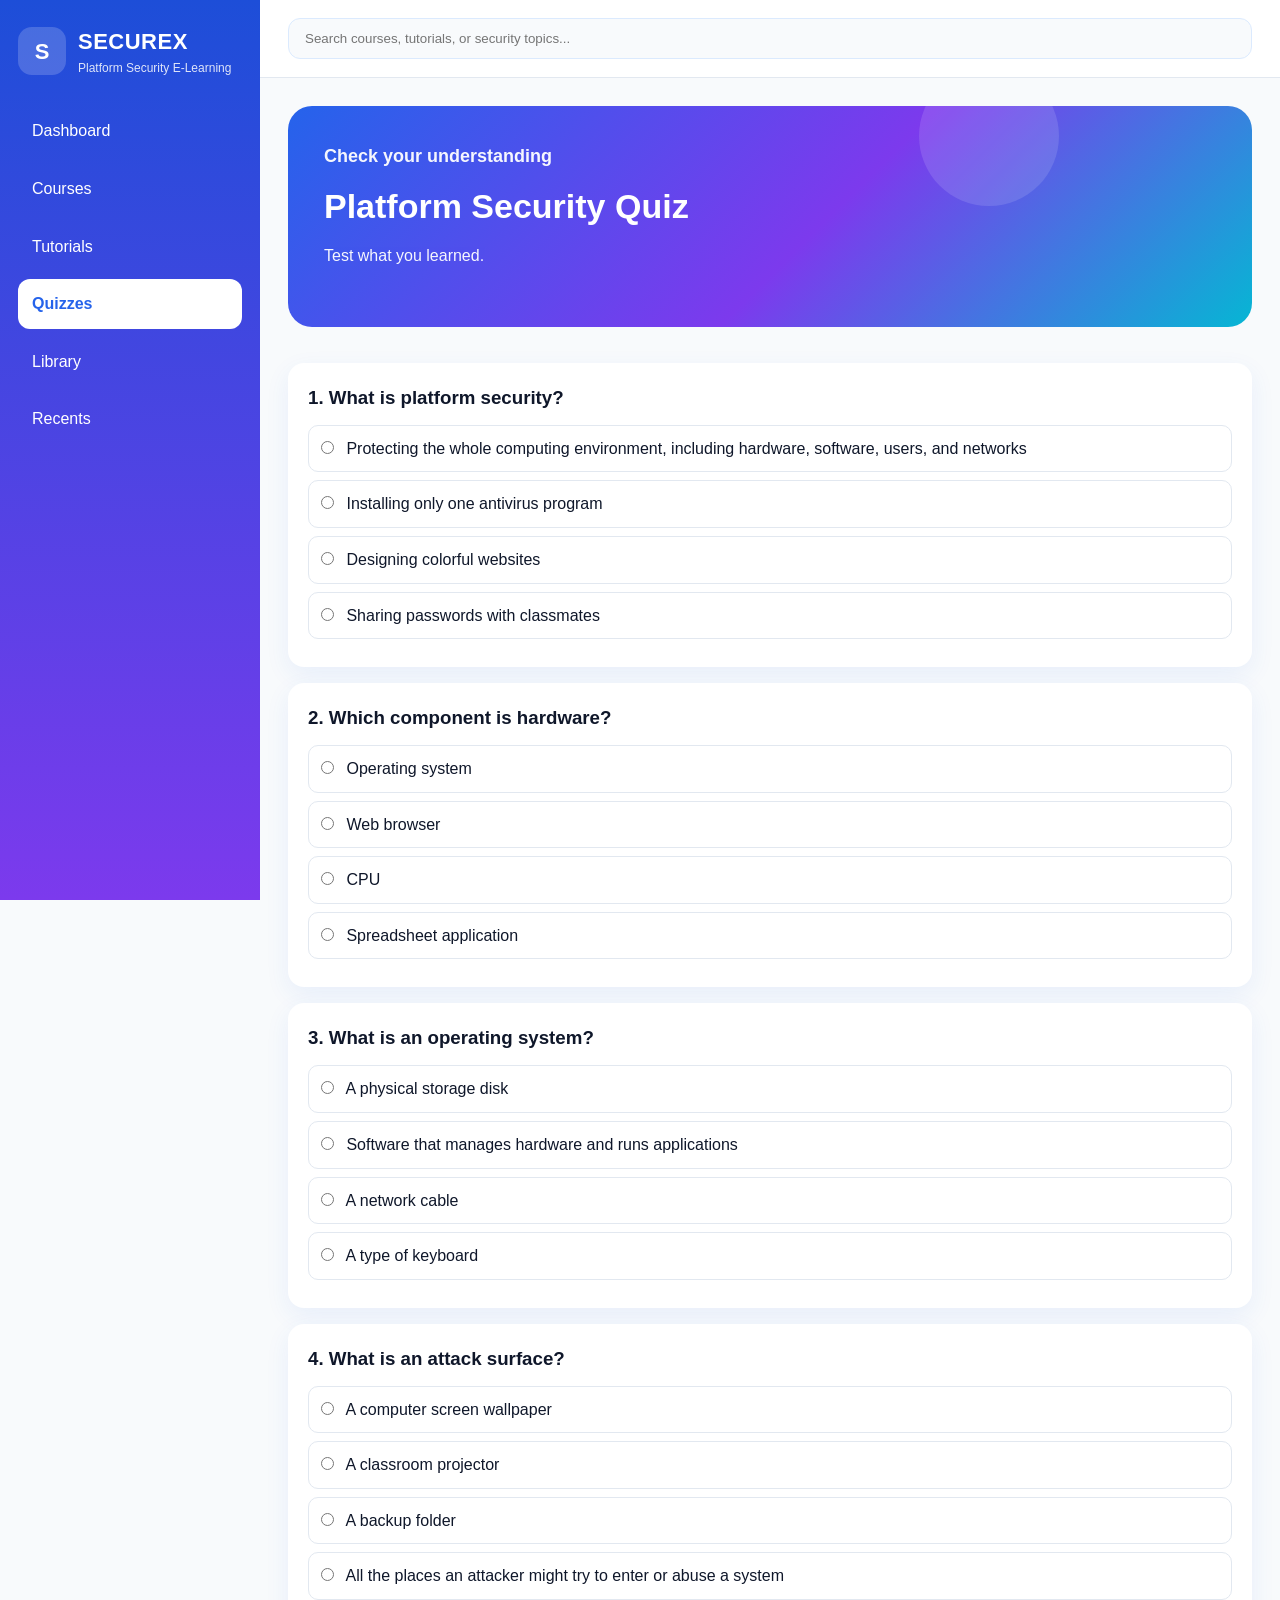
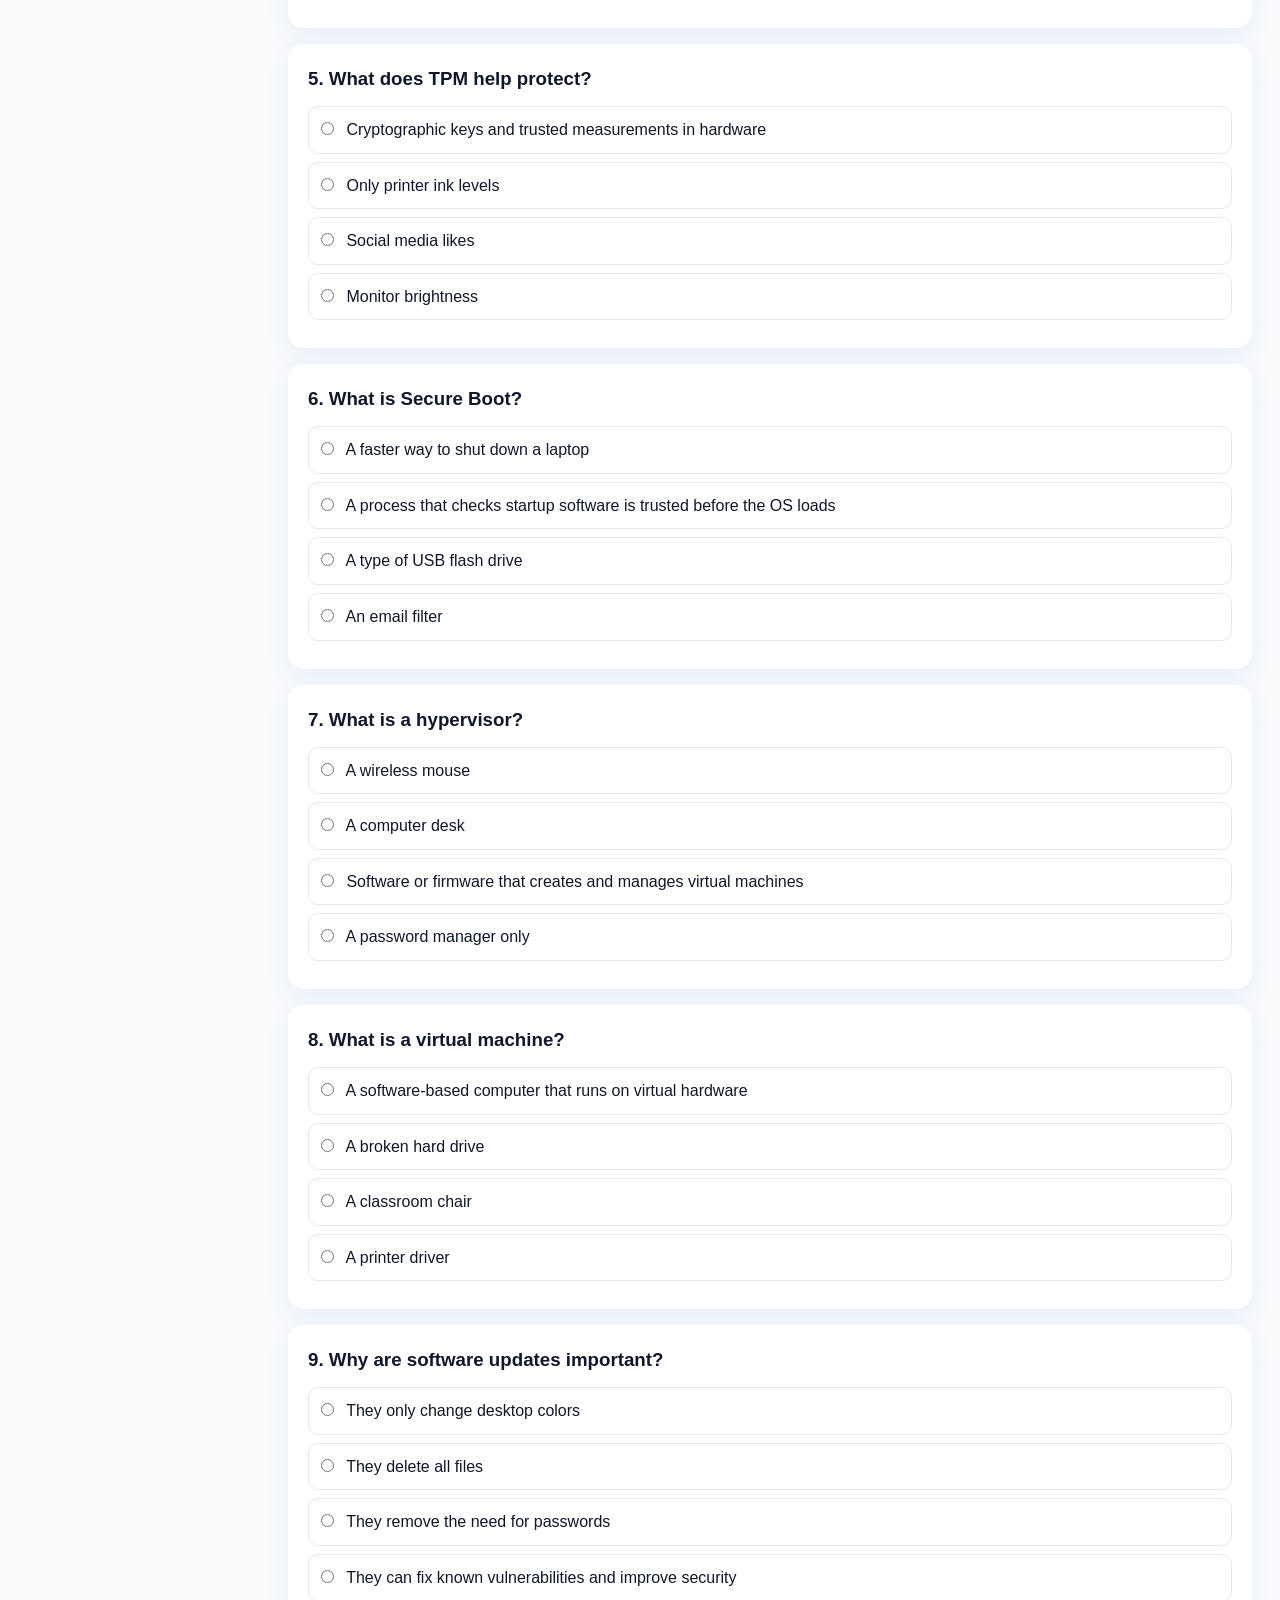
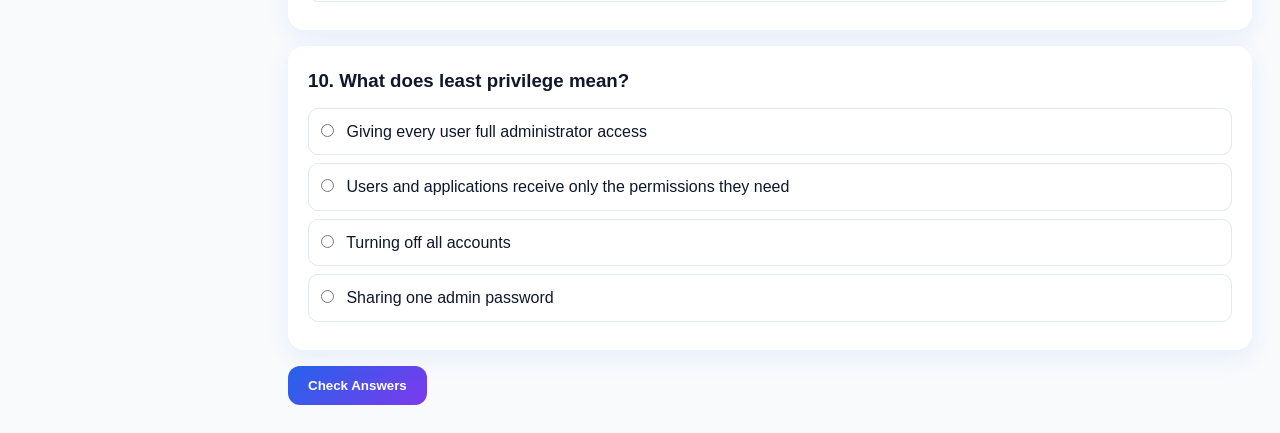
<file: quizzes.html>
<!DOCTYPE html>
<html lang="en">
<head>
    <meta charset="UTF-8">
    <meta name="viewport" content="width=device-width, initial-scale=1.0">
    <title>SECUREX | Quizzes</title>
    <link rel="stylesheet" href="css/style.css">
</head>
<body>
    <div class="overlay" id="overlay"></div>

    <div class="app">
        <aside class="sidebar" id="sidebar">
            <div class="brand">
                <div class="logo-mark">S</div>
                <div>
                    <h1>SECUREX</h1>
                    <p>Platform Security E-Learning</p>
                </div>
            </div>
            <nav>
                <a class="nav-link" href="index.html"> Dashboard</a>
                <a class="nav-link" href="courses.html"> Courses</a>
                <a class="nav-link" href="tutorials.html"> Tutorials</a>
                <a class="nav-link active" href="quizzes.html"> Quizzes</a>
                <a class="nav-link" href="library.html"> Library</a>
                <a class="nav-link" href="recents.html"> Recents</a>
            </nav>
        </aside>

        <div class="main">
            <header class="topbar">
                <button class="menu-toggle" type="button" onclick="toggleMenu()">☰</button>
                <div class="search-box">
                    <input id="searchInput" type="text" placeholder="Search courses, tutorials, or security topics...">
                </div>
            </header>

            <main class="page">
                <section class="hero reveal">
                    <span class="floating-shape shape-1"></span>
                    <div>
                        <p class="tagline">Check your understanding</p>
                        <h2> Platform Security Quiz</h2>
                        <p>Test what you learned.</p>
                    </div>
                </section>

                <form id="quizForm" class="section">
                    <article class="quiz-card search-item reveal">
                        <h3>1. What is platform security?</h3>
                        <label class="choice"><input type="radio" name="q1" value="a"> Protecting the whole computing environment, including hardware, software, users, and networks</label>
                        <label class="choice"><input type="radio" name="q1" value="b"> Installing only one antivirus program</label>
                        <label class="choice"><input type="radio" name="q1" value="c"> Designing colorful websites</label>
                        <label class="choice"><input type="radio" name="q1" value="d"> Sharing passwords with classmates</label>
                    </article>

                    <article class="quiz-card search-item reveal">
                        <h3>2. Which component is hardware?</h3>
                        <label class="choice"><input type="radio" name="q2" value="a"> Operating system</label>
                        <label class="choice"><input type="radio" name="q2" value="b"> Web browser</label>
                        <label class="choice"><input type="radio" name="q2" value="c"> CPU</label>
                        <label class="choice"><input type="radio" name="q2" value="d"> Spreadsheet application</label>
                    </article>

                    <article class="quiz-card search-item reveal">
                        <h3>3. What is an operating system?</h3>
                        <label class="choice"><input type="radio" name="q3" value="a"> A physical storage disk</label>
                        <label class="choice"><input type="radio" name="q3" value="b"> Software that manages hardware and runs applications</label>
                        <label class="choice"><input type="radio" name="q3" value="c"> A network cable</label>
                        <label class="choice"><input type="radio" name="q3" value="d"> A type of keyboard</label>
                    </article>

                    <article class="quiz-card search-item reveal">
                        <h3>4. What is an attack surface?</h3>
                        <label class="choice"><input type="radio" name="q4" value="a"> A computer screen wallpaper</label>
                        <label class="choice"><input type="radio" name="q4" value="b"> A classroom projector</label>
                        <label class="choice"><input type="radio" name="q4" value="c"> A backup folder</label>
                        <label class="choice"><input type="radio" name="q4" value="d"> All the places an attacker might try to enter or abuse a system</label>
                    </article>

                    <article class="quiz-card search-item reveal">
                        <h3>5. What does TPM help protect?</h3>
                        <label class="choice"><input type="radio" name="q5" value="a"> Cryptographic keys and trusted measurements in hardware</label>
                        <label class="choice"><input type="radio" name="q5" value="b"> Only printer ink levels</label>
                        <label class="choice"><input type="radio" name="q5" value="c"> Social media likes</label>
                        <label class="choice"><input type="radio" name="q5" value="d"> Monitor brightness</label>
                    </article>

                    <article class="quiz-card search-item reveal">
                        <h3>6. What is Secure Boot?</h3>
                        <label class="choice"><input type="radio" name="q6" value="a"> A faster way to shut down a laptop</label>
                        <label class="choice"><input type="radio" name="q6" value="b"> A process that checks startup software is trusted before the OS loads</label>
                        <label class="choice"><input type="radio" name="q6" value="c"> A type of USB flash drive</label>
                        <label class="choice"><input type="radio" name="q6" value="d"> An email filter</label>
                    </article>

                    <article class="quiz-card search-item reveal">
                        <h3>7. What is a hypervisor?</h3>
                        <label class="choice"><input type="radio" name="q7" value="a"> A wireless mouse</label>
                        <label class="choice"><input type="radio" name="q7" value="b"> A computer desk</label>
                        <label class="choice"><input type="radio" name="q7" value="c"> Software or firmware that creates and manages virtual machines</label>
                        <label class="choice"><input type="radio" name="q7" value="d"> A password manager only</label>
                    </article>

                    <article class="quiz-card search-item reveal">
                        <h3>8. What is a virtual machine?</h3>
                        <label class="choice"><input type="radio" name="q8" value="a"> A software-based computer that runs on virtual hardware</label>
                        <label class="choice"><input type="radio" name="q8" value="b"> A broken hard drive</label>
                        <label class="choice"><input type="radio" name="q8" value="c"> A classroom chair</label>
                        <label class="choice"><input type="radio" name="q8" value="d"> A printer driver</label>
                    </article>

                    <article class="quiz-card search-item reveal">
                        <h3>9. Why are software updates important?</h3>
                        <label class="choice"><input type="radio" name="q9" value="a"> They only change desktop colors</label>
                        <label class="choice"><input type="radio" name="q9" value="b"> They delete all files</label>
                        <label class="choice"><input type="radio" name="q9" value="c"> They remove the need for passwords</label>
                        <label class="choice"><input type="radio" name="q9" value="d"> They can fix known vulnerabilities and improve security</label>
                    </article>

                    <article class="quiz-card search-item reveal">
                        <h3>10. What does least privilege mean?</h3>
                        <label class="choice"><input type="radio" name="q10" value="a"> Giving every user full administrator access</label>
                        <label class="choice"><input type="radio" name="q10" value="b"> Users and applications receive only the permissions they need</label>
                        <label class="choice"><input type="radio" name="q10" value="c"> Turning off all accounts</label>
                        <label class="choice"><input type="radio" name="q10" value="d"> Sharing one admin password</label>
                    </article>

                    <button class="btn btn-accent" type="submit">Check Answers</button>
                </form>

                <div class="quiz-result" id="quizResult">
                    <p class="score-number" id="scoreText">Your Score: 0/10</p>
                    <p id="scoreMessage"></p>
                    <button class="btn btn-outline" type="button" onclick="resetQuiz()">Retake Quiz</button>
                    <a class="btn btn-accent" href="library.html">Go to Library</a>
                </div>
            </main>
        </div>
    </div>

    <script src="js/script.js"></script>
</body>
</html>
</file>
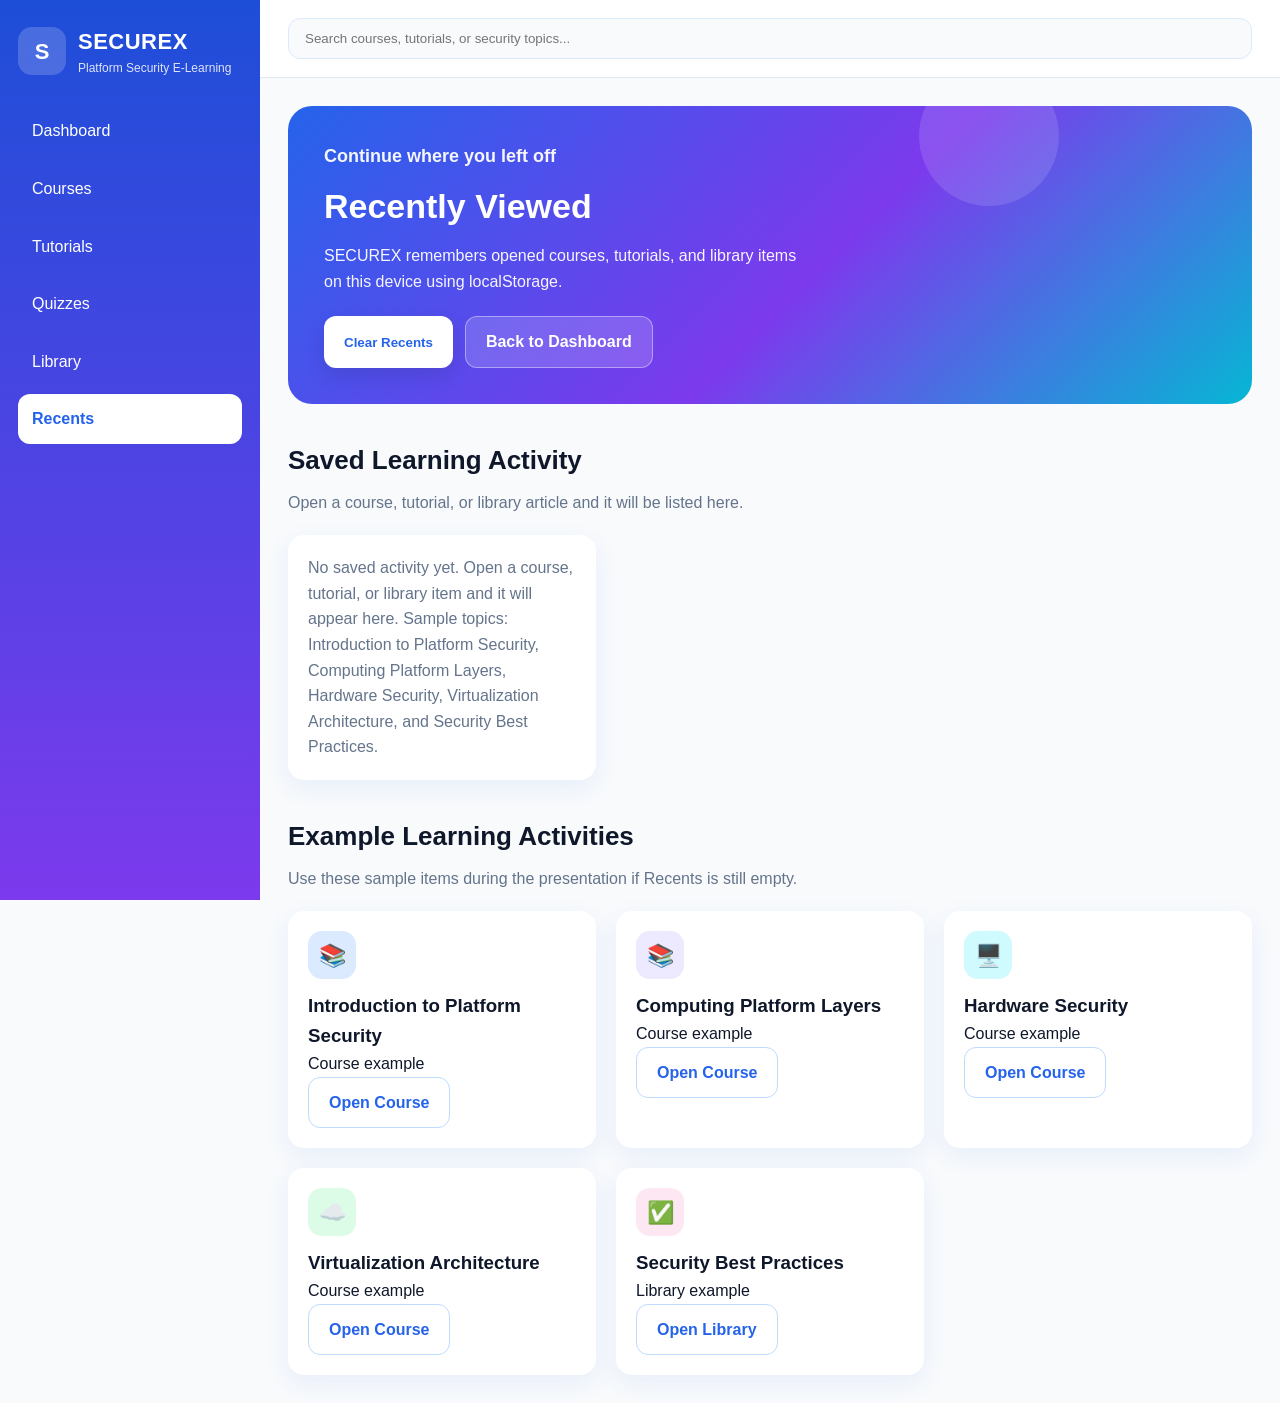
<file: recents.html>
<!DOCTYPE html>
<html lang="en">
<head>
    <meta charset="UTF-8">
    <meta name="viewport" content="width=device-width, initial-scale=1.0">
    <title>SECUREX | Recents</title>
    <link rel="stylesheet" href="css/style.css">
</head>
<body>
    <div class="overlay" id="overlay"></div>

    <div class="app">
        <aside class="sidebar" id="sidebar">
            <div class="brand">
                <div class="logo-mark">S</div>
                <div>
                    <h1>SECUREX</h1>
                    <p>Platform Security E-Learning</p>
                </div>
            </div>
            <nav>
                <a class="nav-link" href="index.html"> Dashboard</a>
                <a class="nav-link" href="courses.html"> Courses</a>
                <a class="nav-link" href="tutorials.html"> Tutorials</a>
                <a class="nav-link" href="quizzes.html"> Quizzes</a>
                <a class="nav-link" href="library.html"> Library</a>
                <a class="nav-link active" href="recents.html"> Recents</a>
            </nav>
        </aside>

        <div class="main">
            <header class="topbar">
                <button class="menu-toggle" type="button" onclick="toggleMenu()">☰</button>
                <div class="search-box">
                    <input id="searchInput" type="text" placeholder="Search courses, tutorials, or security topics...">
                </div>
            </header>

            <main class="page">
                <section class="hero reveal">
                    <span class="floating-shape shape-1"></span>
                    <div>
                        <p class="tagline">Continue where you left off</p>
                        <h2> Recently Viewed</h2>
                        <p>SECUREX remembers opened courses, tutorials, and library items on this device using localStorage.</p>
                        <div class="hero-actions">
                            <button class="btn btn-primary" type="button" onclick="clearRecents()">Clear Recents</button>
                            <a class="btn btn-secondary" href="index.html">Back to Dashboard</a>
                        </div>
                    </div>
                </section>

                <section class="section reveal">
                    <h2>Saved Learning Activity</h2>
                    <p class="section-subtitle">Open a course, tutorial, or library article and it will be listed here.</p>
                    <div id="recentsList" class="card-grid"></div>
                </section>

                <section class="section reveal">
                    <h2>Example Learning Activities</h2>
                    <p class="section-subtitle">Use these sample items during the presentation if Recents is still empty.</p>
                    <div class="card-grid">
                        <article class="recent-card search-item">
                            <div class="icon icon-blue">📚</div>
                            <h3>Introduction to Platform Security</h3>
                            <p>Course example</p>
                            <a class="btn btn-outline" href="courses.html#course-01" onclick="saveRecent('Introduction to Platform Security', 'Course', 'courses.html#course-01')">Open Course</a>
                        </article>
                        <article class="recent-card search-item">
                            <div class="icon icon-purple">📚</div>
                            <h3>Computing Platform Layers</h3>
                            <p>Course example</p>
                            <a class="btn btn-outline" href="courses.html#course-02" onclick="saveRecent('Computing Platform Layers', 'Course', 'courses.html#course-02')">Open Course</a>
                        </article>
                        <article class="recent-card search-item">
                            <div class="icon icon-cyan">🖥️</div>
                            <h3>Hardware Security</h3>
                            <p>Course example</p>
                            <a class="btn btn-outline" href="courses.html#course-04" onclick="saveRecent('Hardware Security', 'Course', 'courses.html#course-04')">Open Course</a>
                        </article>
                        <article class="recent-card search-item">
                            <div class="icon icon-green">☁️</div>
                            <h3>Virtualization Architecture</h3>
                            <p>Course example</p>
                            <a class="btn btn-outline" href="courses.html#course-06" onclick="saveRecent('Virtualization Architecture', 'Course', 'courses.html#course-06')">Open Course</a>
                        </article>
                        <article class="recent-card search-item">
                            <div class="icon icon-pink">✅</div>
                            <h3>Security Best Practices</h3>
                            <p>Library example</p>
                            <a class="btn btn-outline" href="library.html" onclick="saveRecent('Security Best Practices', 'Library', 'library.html')">Open Library</a>
                        </article>
                    </div>
                </section>
            </main>
        </div>
    </div>

    <script src="js/script.js"></script>
</body>
</html>
</file>
<file: css/style.css>
/* ============================================
   SECUREX - Platform Security E-Learning
   Simple, readable styles for the whole site
   ============================================ */

:root {
    --primary: #2563EB;
    --secondary: #7C3AED;
    --accent: #06B6D4;
    --background: #F8FAFC;
    --card: #FFFFFF;
    --text: #0F172A;
    --text-secondary: #64748B;
    --shadow: 0 8px 24px rgba(37, 99, 235, 0.08);
    --shadow-hover: 0 16px 32px rgba(124, 58, 237, 0.16);
    --radius: 16px;
    --sidebar-width: 260px;
}

* {
    box-sizing: border-box;
    margin: 0;
    padding: 0;
}

html {
    scroll-behavior: smooth;
}

body {
    font-family: "Segoe UI", Arial, sans-serif;
    background: var(--background);
    color: var(--text);
    line-height: 1.6;
}

img {
    max-width: 100%;
    display: block;
}

a {
    text-decoration: none;
    color: inherit;
}

button,
input,
select {
    font-family: inherit;
}

.highlight {
    background: #dbeafe;
    color: #1d4ed8;
    padding: 2px 6px;
    border-radius: 5px;
    font-weight: 600;
}

/* ---------- Layout ---------- */
.app {
    display: flex;
    min-height: 100vh;
}

.sidebar {
    width: var(--sidebar-width);
    background: linear-gradient(180deg, #1d4ed8 0%, #7c3aed 100%);
    color: #fff;
    padding: 24px 18px;
    position: fixed;
    top: 0;
    left: 0;
    height: 100vh;
    overflow-y: auto;
    z-index: 1000;
    transition: transform 0.3s ease;
}

.brand {
    display: flex;
    align-items: center;
    gap: 12px;
    margin-bottom: 28px;
}

.logo-mark {
    width: 48px;
    height: 48px;
    border-radius: 14px;
    background: rgba(255, 255, 255, 0.18);
    display: flex;
    align-items: center;
    justify-content: center;
    font-weight: 800;
    font-size: 22px;
}

.brand h1 {
    font-size: 22px;
    letter-spacing: 0.5px;
}

.brand p {
    font-size: 12px;
    opacity: 0.85;
}

.nav-link {
    display: flex;
    align-items: center;
    gap: 10px;
    padding: 12px 14px;
    border-radius: 12px;
    color: #fff;
    margin-bottom: 8px;
    transition: background 0.25s ease, transform 0.25s ease;
}

.nav-link:hover {
    background: rgba(255, 255, 255, 0.16);
    transform: translateX(4px);
}

.nav-link.active {
    background: #fff;
    color: var(--primary);
    font-weight: 700;
}

.main {
    margin-left: var(--sidebar-width);
    flex: 1;
    min-width: 0;
}

.topbar {
    display: flex;
    align-items: center;
    gap: 16px;
    padding: 18px 28px;
    background: rgba(255, 255, 255, 0.9);
    position: sticky;
    top: 0;
    z-index: 50;
    border-bottom: 1px solid #e2e8f0;
}

.menu-toggle {
    display: none;
    border: none;
    background: linear-gradient(135deg, var(--primary), var(--secondary));
    color: #fff;
    width: 42px;
    height: 42px;
    border-radius: 10px;
    font-size: 20px;
    cursor: pointer;
}

.search-box {
    flex: 1;
}

.search-box input {
    width: 100%;
    padding: 12px 16px;
    border: 1px solid #dbeafe;
    border-radius: 12px;
    background: #f8fafc;
    outline: none;
    transition: border 0.2s ease, box-shadow 0.2s ease;
}

.search-box input:focus {
    border-color: var(--primary);
    box-shadow: 0 0 0 4px rgba(37, 99, 235, 0.12);
}

.page {
    padding: 28px;
}

/* ---------- Hero / welcome ---------- */
.hero {
    position: relative;
    overflow: hidden;
    background: linear-gradient(135deg, #2563EB, #7C3AED 55%, #06B6D4);
    color: #fff;
    border-radius: 24px;
    padding: 36px;
    display: grid;
    grid-template-columns: 1.1fr 0.9fr;
    gap: 28px;
    align-items: center;
}

.floating-shape {
    position: absolute;
    border-radius: 50%;
    background: rgba(255, 255, 255, 0.12);
    animation: float 8s ease-in-out infinite;
}

.shape-1 {
    width: 140px;
    height: 140px;
    top: -40px;
    right: 20%;
}

.shape-2 {
    width: 90px;
    height: 90px;
    bottom: 20px;
    left: 40%;
    animation-delay: 1.5s;
}

.shape-3 {
    width: 60px;
    height: 60px;
    top: 30px;
    left: 10%;
    animation-delay: 3s;
}

@keyframes float {
    0%, 100% { transform: translateY(0); }
    50% { transform: translateY(-12px); }
}

.hero h2 {
    font-size: 34px;
    margin-bottom: 10px;
    position: relative;
}

.hero .tagline {
    font-size: 18px;
    font-weight: 600;
    margin-bottom: 8px;
    position: relative;
}

.hero p {
    position: relative;
    max-width: 540px;
    opacity: 0.95;
    margin-bottom: 22px;
}

.hero-actions {
    display: flex;
    flex-wrap: wrap;
    gap: 12px;
    position: relative;
}

.btn {
    display: inline-flex;
    align-items: center;
    justify-content: center;
    border: none;
    cursor: pointer;
    padding: 12px 20px;
    border-radius: 12px;
    font-weight: 700;
    transition: transform 0.2s ease, box-shadow 0.2s ease, background 0.2s ease;
}

.btn:hover {
    transform: translateY(-3px);
}

.btn:active {
    transform: translateY(1px) scale(0.98);
}

.btn-primary {
    background: #fff;
    color: var(--primary);
    box-shadow: 0 8px 20px rgba(15, 23, 42, 0.12);
}

.btn-secondary {
    background: rgba(255, 255, 255, 0.16);
    color: #fff;
    border: 1px solid rgba(255, 255, 255, 0.4);
}

.btn-accent {
    background: linear-gradient(135deg, var(--primary), var(--secondary));
    color: #fff;
}

.btn-outline {
    background: #fff;
    color: var(--primary);
    border: 1px solid #bfdbfe;
}

.btn-danger {
    background: #fee2e2;
    color: #b91c1c;
}

/* Image areas — CSS is ready for a real <img> later */
.image-box,
.course-image,
.topic-image,
.library-image,
.hero-image {
    position: relative;
    overflow: hidden;
    border-radius: 18px;
    background: linear-gradient(160deg, #dbeafe, #ede9fe);
    min-height: 220px;
}

.hero-image {
    min-height: 260px;
    height: 100%;
    box-shadow: 0 12px 30px rgba(15, 23, 42, 0.18);
    border-radius: 24px;
    overflow: hidden;
    background: #0f172a;
    display: flex;
    align-items: stretch;
    justify-content: center;
}

.image-placeholder {
    width: 100%;
    height: 100%;
    min-height: 220px;
    display: flex;
    flex-direction: column;
    align-items: center;
    justify-content: center;
    color: #1d4ed8;
    font-weight: 700;
    text-align: center;
    gap: 8px;
}

.hero-image img,
.course-image img,
.topic-image img,
.library-image img,
.image-box img {
    width: 100%;
    height: 100%;
    min-height: 220px;
    object-fit: cover;
    object-position: center;
    border-radius: 18px;
    transition: transform 0.4s ease;
}

.hero-image:hover img,
.course-image:hover img,
.topic-image:hover img,
.library-image:hover img {
    transform: scale(1.05);
}

/* ---------- Cards and grids ---------- */
.section {
    margin-top: 36px;
}

.section h2 {
    font-size: 26px;
    margin-bottom: 8px;
}

.section-subtitle {
    color: var(--text-secondary);
    margin-bottom: 20px;
}

.card-grid {
    display: grid;
    grid-template-columns: repeat(3, 1fr);
    gap: 20px;
}

.info-card,
.course-card,
.tip-card,
.resource-card,
.recent-card,
.tutorial-card {
    background: var(--card);
    border-radius: var(--radius);
    padding: 20px;
    box-shadow: var(--shadow);
    transition: transform 0.25s ease, box-shadow 0.25s ease;
}

.info-card:hover,
.course-card:hover,
.tip-card:hover,
.resource-card:hover,
.recent-card:hover,
.tutorial-card:hover {
    transform: translateY(-6px);
    box-shadow: var(--shadow-hover);
}

.icon {
    width: 48px;
    height: 48px;
    border-radius: 14px;
    display: flex;
    align-items: center;
    justify-content: center;
    font-size: 22px;
    margin-bottom: 12px;
}

.icon-blue { background: #dbeafe; }
.icon-purple { background: #ede9fe; }
.icon-cyan { background: #cffafe; }
.icon-green { background: #dcfce7; }
.icon-orange { background: #ffedd5; }
.icon-pink { background: #fce7f3; }

.card-label {
    display: inline-block;
    font-size: 12px;
    font-weight: 700;
    color: var(--secondary);
    background: #ede9fe;
    padding: 4px 10px;
    border-radius: 999px;
    margin-bottom: 8px;
}

/* Progress */
.progress-card {
    background: var(--card);
    border-radius: var(--radius);
    padding: 24px;
    box-shadow: var(--shadow);
}

.progress-item {
    margin-bottom: 16px;
}

.progress-item:last-child {
    margin-bottom: 0;
}

.progress-label {
    display: flex;
    justify-content: space-between;
    margin-bottom: 8px;
    font-weight: 600;
}

.progress-track {
    height: 12px;
    background: #e2e8f0;
    border-radius: 999px;
    overflow: hidden;
}

.progress-fill {
    height: 100%;
    width: 0;
    border-radius: 999px;
    background: linear-gradient(90deg, var(--primary), var(--accent));
    transition: width 1s ease;
}

/* Tips */
.tip-card h3 {
    margin-bottom: 8px;
}

/* Course extras */
.course-image {
    min-height: 160px;
    margin-bottom: 14px;
}

.course-image .image-placeholder {
    min-height: 160px;
}

.course-topics {
    margin: 12px 0 16px 18px;
    color: var(--text-secondary);
}

.lesson-panel {
    display: none;
    margin-top: 12px;
    padding: 14px;
    background: #f8fafc;
    border-radius: 12px;
    border: 1px solid #e2e8f0;
}

.lesson-panel.open {
    display: block;
}

.compare-table {
    width: 100%;
    border-collapse: collapse;
    background: #fff;
    border-radius: 16px;
    overflow: hidden;
    box-shadow: var(--shadow);
}

.compare-table th,
.compare-table td {
    padding: 14px 16px;
    text-align: left;
    border-bottom: 1px solid #e2e8f0;
}

.compare-table th {
    background: linear-gradient(90deg, #2563EB, #7C3AED);
    color: #fff;
}

.two-col {
    display: grid;
    grid-template-columns: 1fr 1fr;
    gap: 20px;
}

/* Videos 16:9 */
.video-container {
    position: relative;
    width: 100%;
    padding-bottom: 56.25%;
    height: 0;
    overflow: hidden;
    border-radius: 14px;
    background: #0f172a;
    margin-bottom: 14px;
}

.video-container video {
    position: absolute;
    top: 0;
    left: 0;
    width: 100%;
    height: 100%;
    border: none;
}

.video-preview {
    position: absolute;
    inset: 0;
    display: flex;
    flex-direction: column;
    align-items: center;
    justify-content: center;
    overflow: hidden;
    color: #fff;
    gap: 8px;
    background: #0f172a;
}

.video-preview::after {
    position: absolute;
    inset: 0;
    background: linear-gradient(0deg, rgba(15, 23, 42, 0.78), rgba(15, 23, 42, 0.08));
    content: "";
}

.video-preview img {
    position: absolute;
    inset: 0;
    width: 100%;
    height: 100%;
    object-fit: cover;
    transition: transform 0.3s ease;
}

.video-preview:hover img {
    transform: scale(1.04);
}

.video-preview:focus-visible {
    outline: 3px solid var(--accent);
    outline-offset: -3px;
}

.video-preview-label {
    position: relative;
    z-index: 1;
    display: flex;
    flex-direction: column;
    align-items: center;
    gap: 8px;
    font-weight: 700;
}

.play-icon {
    width: 58px;
    height: 58px;
    border-radius: 50%;
    background: rgba(255, 255, 255, 0.2);
    display: flex;
    align-items: center;
    justify-content: center;
    font-size: 24px;
}

.video-preview .play-icon {
    background: rgba(37, 99, 235, 0.9);
}

.topic-chip {
    display: inline-block;
    margin-top: 8px;
    background: #cffafe;
    color: #0e7490;
    font-size: 12px;
    font-weight: 700;
    padding: 4px 10px;
    border-radius: 999px;
}

/* Quiz */
.quiz-card {
    background: #fff;
    border-radius: var(--radius);
    padding: 20px;
    box-shadow: var(--shadow);
    margin-bottom: 16px;
}

.quiz-card h3 {
    margin-bottom: 12px;
}

.choice {
    display: block;
    padding: 10px 12px;
    border: 1px solid #e2e8f0;
    border-radius: 10px;
    margin-bottom: 8px;
    cursor: pointer;
    transition: background 0.2s ease, border 0.2s ease;
}

.choice:hover {
    background: #eff6ff;
    border-color: #93c5fd;
}

.choice input {
    margin-right: 8px;
}

.quiz-result {
    display: none;
    background: #fff;
    border-radius: var(--radius);
    padding: 24px;
    box-shadow: var(--shadow);
    text-align: center;
}

.quiz-result.show {
    display: block;
}

.score-number {
    font-size: 36px;
    color: var(--primary);
    margin: 8px 0;
}

.quiz-result .btn {
    margin: 8px;
}

/* Library extra text */
.more-info {
    display: none;
    margin-top: 12px;
    color: var(--text-secondary);
}

.more-info.open {
    display: block;
}

.overlay {
    display: none;
    position: fixed;
    inset: 0;
    background: rgba(15, 23, 42, 0.35);
    z-index: 900;
}

.overlay.show {
    display: block;
}

.empty-note {
    color: var(--text-secondary);
    background: #fff;
    padding: 20px;
    border-radius: 16px;
    box-shadow: var(--shadow);
}

/* Scroll reveal */
.reveal {
    opacity: 0;
    transform: translateY(18px);
    transition: opacity 0.6s ease, transform 0.6s ease;
}

.reveal.visible {
    opacity: 1;
    transform: translateY(0);
}

/* ---------- Responsive ---------- */
@media (max-width: 1100px) {
    .card-grid {
        grid-template-columns: repeat(2, 1fr);
    }

    .hero {
        grid-template-columns: 1fr;
    }
}

@media (max-width: 800px) {
    .sidebar {
        transform: translateX(-100%);
    }

    .sidebar.open {
        transform: translateX(0);
    }

    .main {
        margin-left: 0;
    }

    .menu-toggle {
        display: inline-flex;
        align-items: center;
        justify-content: center;
    }

    .card-grid,
    .two-col {
        grid-template-columns: 1fr;
    }

    .page {
        padding: 18px;
    }

    .hero h2 {
        font-size: 26px;
    }
}
</file>
